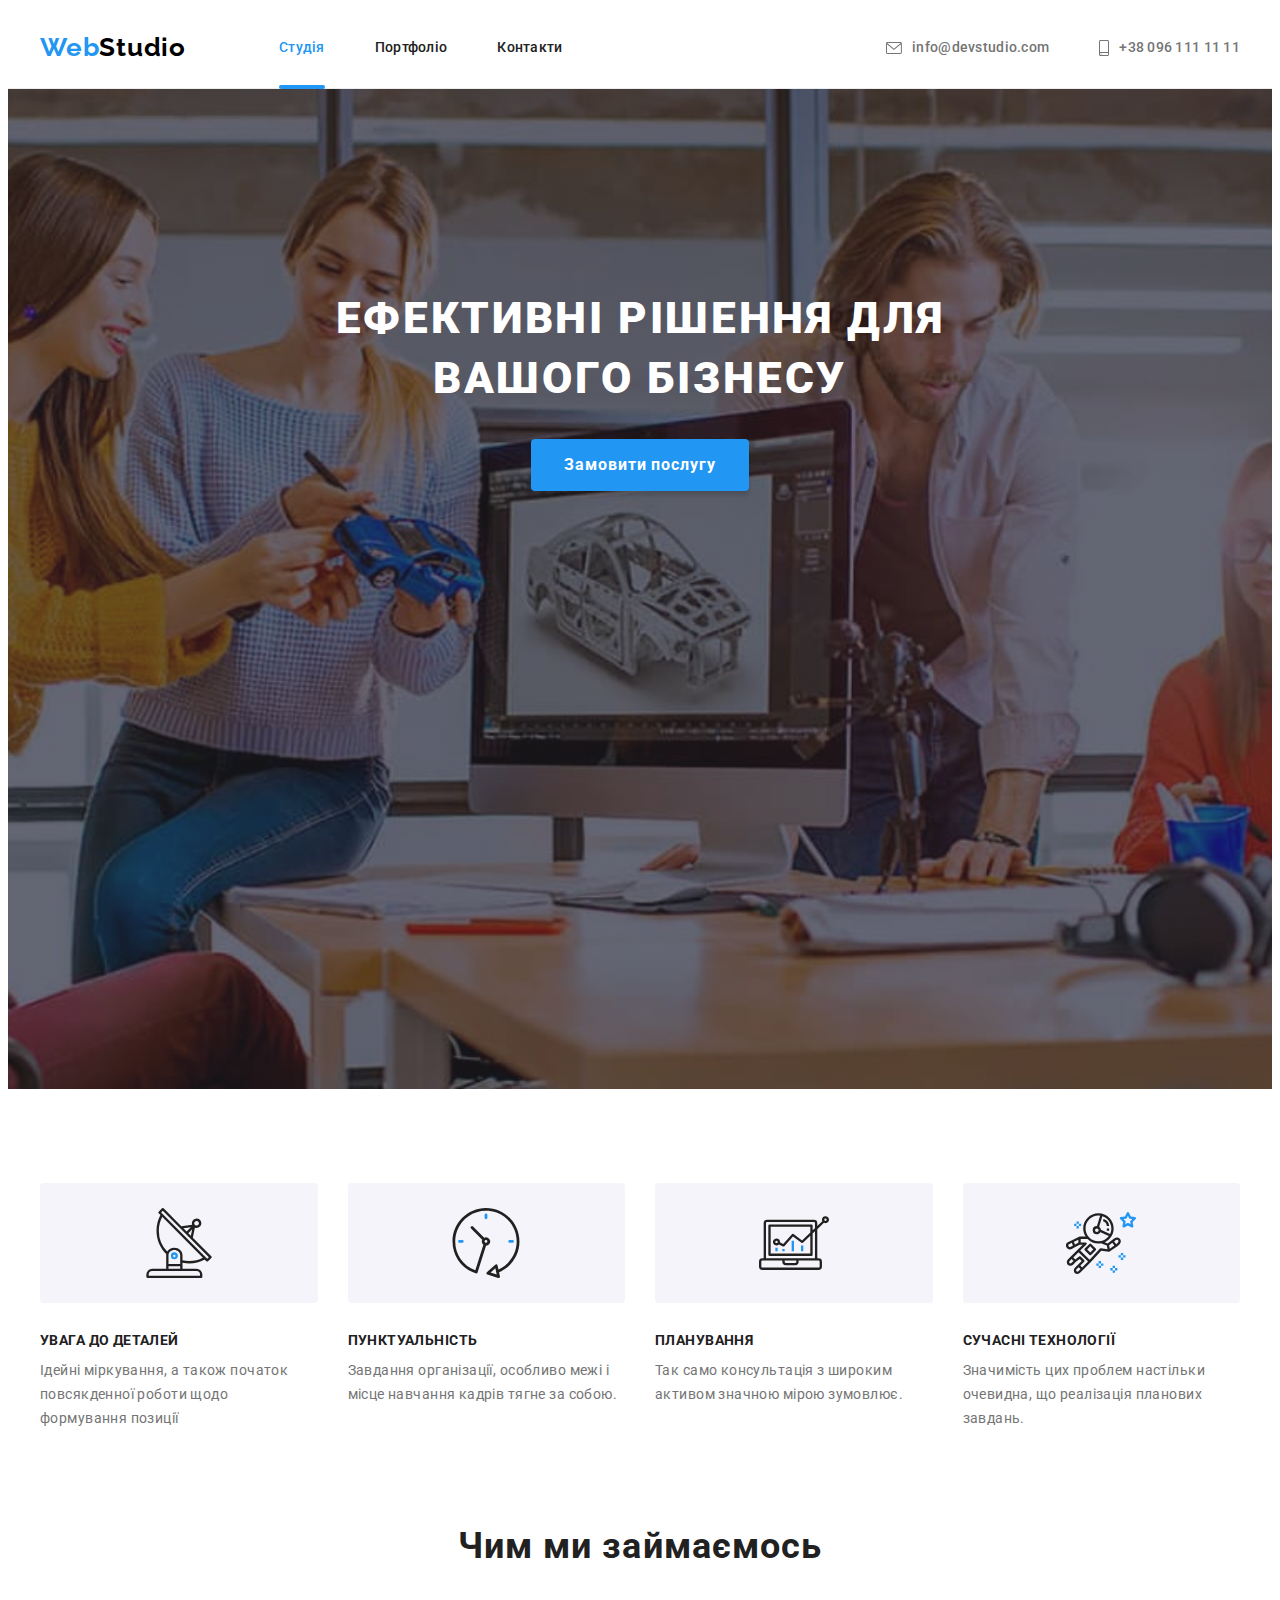
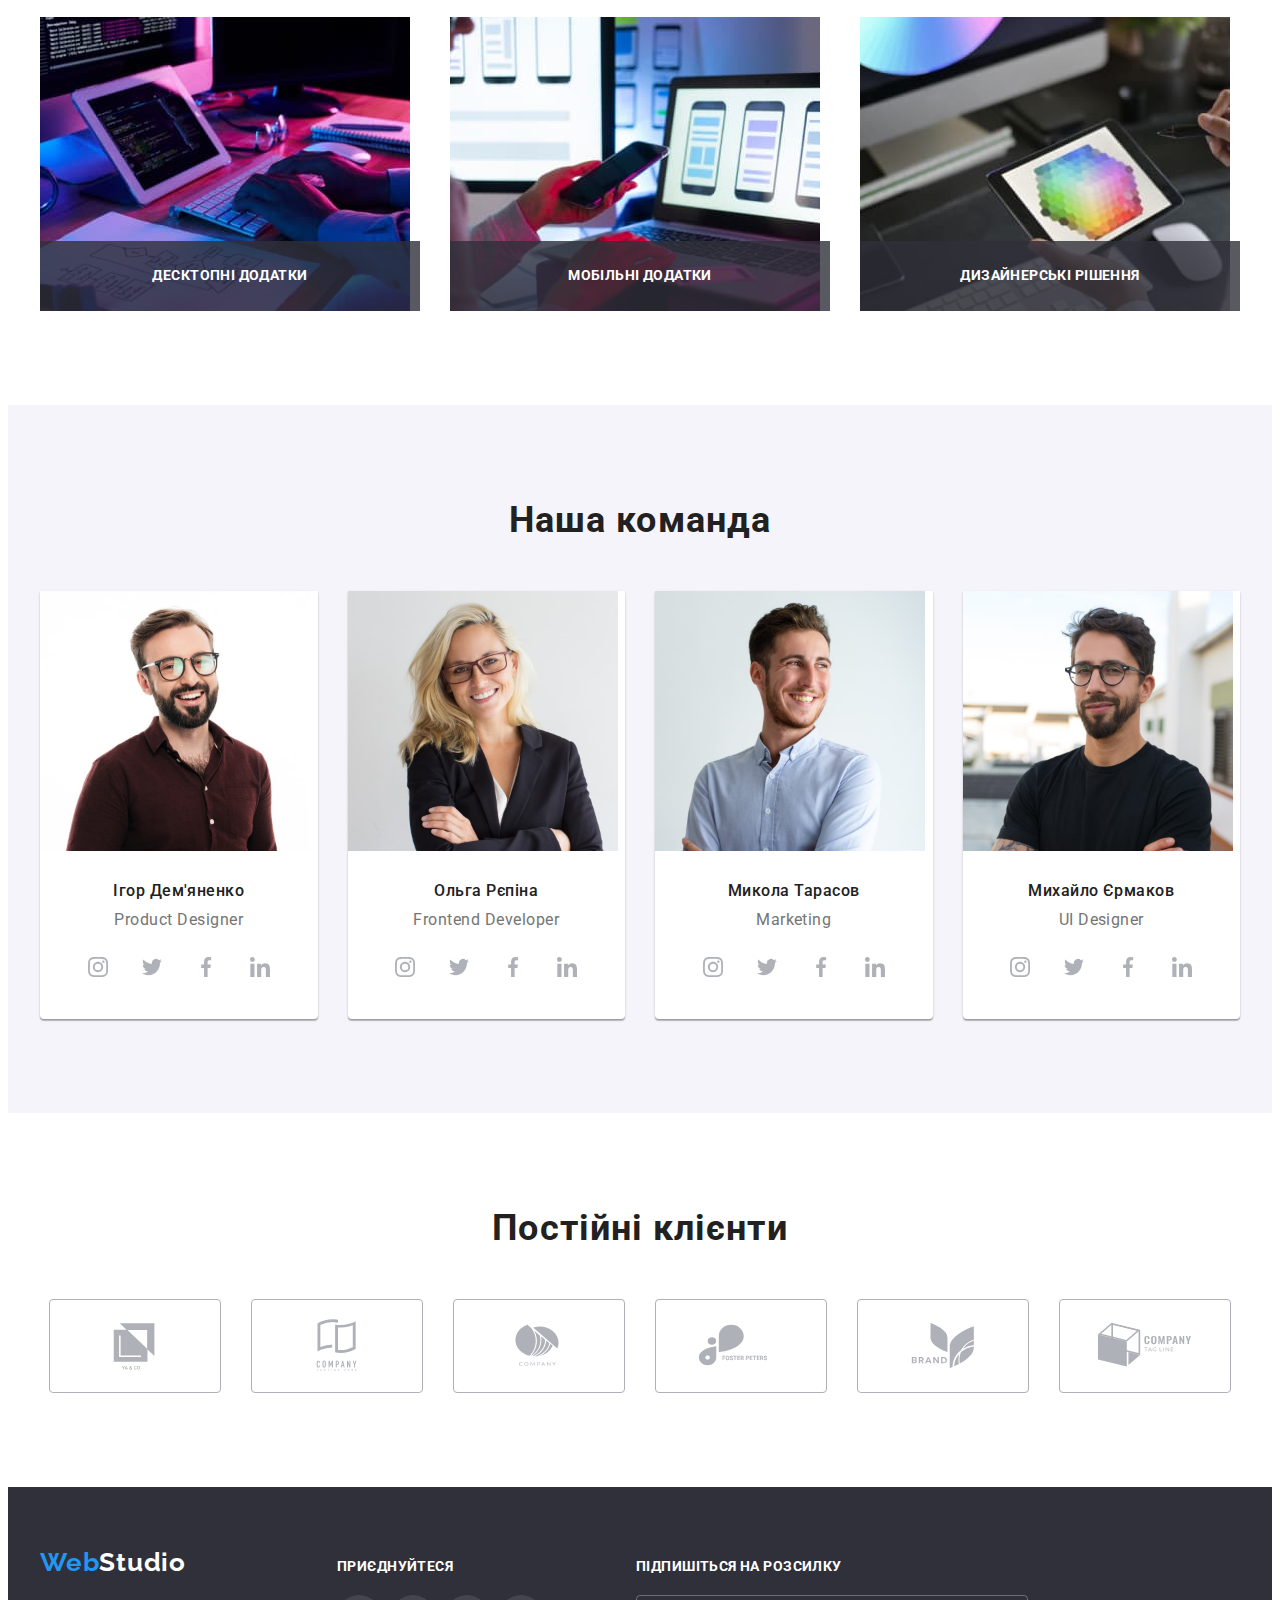
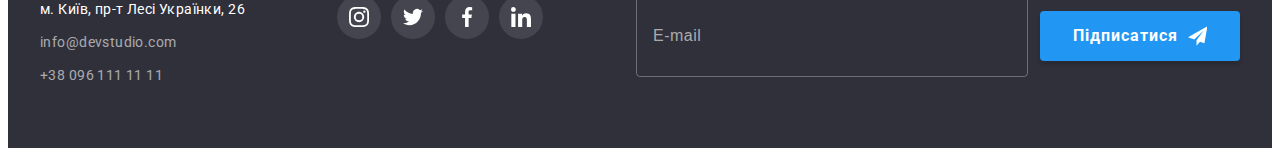
<file: index.html>
<!DOCTYPE html>
<html lang="en">
  <head>
    <meta charset="UTF-8" />
    <meta http-equiv="X-UA-Compatible" content="IE=edge" />
    <meta name="viewport" content="width=device-width, initial-scale=1.0" />
    <title>Document</title>
    <link rel="preconnect" href="https://fonts.googleapis.com" />
    <link rel="preconnect" href="https://fonts.gstatic.com" crossorigin />
    <link
      href="https://fonts.googleapis.com/css2?family=Raleway:wght@700&family=Roboto:wght@400;500;700;900&display=swap"
      rel="stylesheet"
    />
    <link
      rel="stylesheet"
      href="https://cdnjs.cloudflare.com/ajax/libs/modern-normalize/1.1.0/modern-normalize.min.css"
      integrity="sha512-wpPYUAdjBVSE4KJnH1VR1HeZfpl1ub8YT/NKx4PuQ5NmX2tKuGu6U/JRp5y+Y8XG2tV+wKQpNHVUX03MfMFn9Q=="
      crossorigin="anonymous"
      referrerpolicy="no-referrer"
    />
    <link rel="stylesheet" href="./css/main.min.css" />
  </head>
  <body>
    <header class="header">
      <div class="container header__container">
        <nav class="navigation">
          <a class="logo header__logo" href="./index.html" lang="en"
            ><span class="logo__decoration">Web</span>Studio</a
          >
          <ul class="site-nav list">
            <li class="site-nav__item">
              <a class="site-nav__link site-nav__link--current link" href="">Студія</a>
            </li>
            <li class="site-nav__item">
              <a class="site-nav__link link" href="./portfolio.html">Портфоліо</a>
            </li>
            <li class="site-nav__item"><a class="site-nav__link link" href="">Контакти</a></li>
          </ul>
        </nav>
        <ul class="contacts list">
          <li class="contacts__item">
            <a class="contacts__link link" href="mailto:info@devstudio.com"
              ><svg class="contacts__icon" width="16" height="12">
                <use href="./images/symbol-defs.svg#icon-envelope"></use>
              </svg>
              info@devstudio.com</a
            >
          </li>
          <li class="contacts__item">
            <a class="contacts__link link" href="tel:+380961111111"
              ><svg class="contacts__icon" width="10" height="16">
                <use href="./images/symbol-defs.svg#icon-smartphone"></use>
              </svg>
              +38 096 111 11 11</a
            >
          </li>
        </ul>
      </div>
    </header>
    <main>
      <section class="hero">
        <div class="container">
          <h1 class="hero__title">Ефективні рішення для вашого бізнесу</h1>
          <button class="button" type="button" data-modal-open>Замовити послугу</button>
        </div>
      </section>
      <section class="section">
        <div class="container">
          <h2 class="visually-hidden">Принципи роботи</h2>
          <ul class="card-list list">
            <li class="card-list__item">
              <div class="card-list__thumb">
                <svg class="card-list__icon" width="70" height="70">
                  <use href="./images/symbol-defs.svg#icon-antenna"></use>
                </svg>
              </div>
              <h3 class="card-list__title">Увага до деталей</h3>
              <p class="card-list__text">
                Ідейні міркування, а також початок повсякденної роботи щодо формування позиції
              </p>
            </li>
            <li class="card-list__item">
              <div class="card-list__thumb">
                <svg class="card-list__icon" width="70" height="70">
                  <use href="./images/symbol-defs.svg#icon-clock"></use>
                </svg>
              </div>
              <h3 class="card-list__title">Пунктуальність</h3>
              <p class="card-list__text">
                Завдання організації, особливо межі і місце навчання кадрів тягне за собою.
              </p>
            </li>
            <li class="card-list__item">
              <div class="card-list__thumb">
                <svg class="card-list__icon" width="70" height="70">
                  <use href="./images/symbol-defs.svg#icon-diagram"></use>
                </svg>
              </div>
              <h3 class="card-list__title">Планування</h3>
              <p class="card-list__text">
                Так само консультація з широким активом значною мірою зумовлює.
              </p>
            </li>
            <li class="card-list__item">
              <div class="card-list__thumb">
                <svg class="card-list__icon" width="70" height="70">
                  <use href="./images/symbol-defs.svg#icon-astronaut"></use>
                </svg>
              </div>
              <h3 class="card-list__title">Сучасні технології</h3>
              <p class="card-list__text">
                Значимість цих проблем настільки очевидна, що реалізація планових завдань.
              </p>
            </li>
          </ul>
        </div>
      </section>
      <section class="section section--no-padding-top">
        <div class="container">
          <h2 class="section__title">Чим ми займаємось</h2>
          <ul class="picture-list list">
            <li class="picture-list__item">
              <img src="./images/box1.jpg" alt="Десктопні додатки" width="370" />
              <div class="picture-list__thumb">
                <h3 class="picture-list__title">Десктопні додатки</h3>
              </div>
            </li>
            <li class="picture-list__item">
              <img src="./images/box2.jpg" alt="Мобільні додатки" width="370" />
              <div class="picture-list__thumb">
                <h3 class="picture-list__title">Мобільні додатки</h3>
              </div>
            </li>
            <li class="picture-list__item">
              <img src="./images/box3.jpg" alt="Дизайнерські рішення" width="370" />
              <div class="picture-list__thumb">
                <h3 class="picture-list__title">Дизайнерські рішення</h3>
              </div>
            </li>
          </ul>
        </div>
      </section>
      <section class="section section--other-background">
        <div class="container">
          <h2 class="section__title">Наша команда</h2>
          <ul class="gallery-list list">
            <li class="gallery-list__item">
              <img src="./images/team1.jpg" alt="Product Designer" width="270" />
              <div class="gallery-list__card">
                <h3 class="gallery-list__title">Ігор Дем'яненко</h3>
                <p class="gallery-list__text">Product Designer</p>

                <ul class="socials list">
                  <li class="socials__item">
                    <a
                      class="socials__link link"
                      href="https://www.instagram.com/"
                      target="_blank"
                      rel="noreferrer noopener"
                    >
                      <svg class="socials__icon" width="20" height="20">
                        <use href="./images/symbol-defs.svg#icon-instagram"></use>
                      </svg>
                    </a>
                  </li>
                  <li class="socials__item">
                    <a
                      class="socials__link link"
                      href="https://twitter.com/"
                      target="_blank"
                      rel="noreferrer noopener"
                    >
                      <svg class="socials__icon" width="20" height="20">
                        <use href="./images/symbol-defs.svg#icon-twitter"></use>
                      </svg>
                    </a>
                  </li>
                  <li class="socials__item">
                    <a
                      class="socials__link link"
                      href="https://www.facebook.com/"
                      target="_blank"
                      rel="noreferrer noopener"
                    >
                      <svg class="socials__icon" width="20" height="20">
                        <use href="./images/symbol-defs.svg#icon-facebook"></use>
                      </svg>
                    </a>
                  </li>
                  <li class="socials__item">
                    <a
                      class="socials__link link"
                      href="https://www.linkedin.com/"
                      target="_blank"
                      rel="noreferrer noopener"
                    >
                      <svg class="socials__icon" width="20" height="20">
                        <use href="./images/symbol-defs.svg#icon-linkedin"></use>
                      </svg>
                    </a>
                  </li>
                </ul>
              </div>
            </li>
            <li class="gallery-list__item">
              <img src="./images/team2.jpg" alt="Frontend Developer" width="270" />
              <div class="gallery-list__card">
                <h3 class="gallery-list__title">Ольга Рєпіна</h3>
                <p class="gallery-list__text">Frontend Developer</p>

                <ul class="socials list">
                  <li class="socials__item">
                    <a
                      class="socials__link link"
                      href="https://www.instagram.com/"
                      target="_blank"
                      rel="noreferrer noopener"
                    >
                      <svg class="socials__icon" width="20" height="20">
                        <use href="./images/symbol-defs.svg#icon-instagram"></use>
                      </svg>
                    </a>
                  </li>
                  <li class="socials__item">
                    <a
                      class="socials__link link"
                      href="https://twitter.com/"
                      target="_blank"
                      rel="noreferrer noopener"
                    >
                      <svg class="socials__icon" width="20" height="20">
                        <use href="./images/symbol-defs.svg#icon-twitter"></use>
                      </svg>
                    </a>
                  </li>
                  <li class="socials__item">
                    <a
                      class="socials__link link"
                      href="https://www.facebook.com/"
                      target="_blank"
                      rel="noreferrer noopener"
                    >
                      <svg class="socials__icon" width="20" height="20">
                        <use href="./images/symbol-defs.svg#icon-facebook"></use>
                      </svg>
                    </a>
                  </li>
                  <li class="socials__item">
                    <a
                      class="socials__link link"
                      href="https://www.linkedin.com/"
                      target="_blank"
                      rel="noreferrer noopener"
                    >
                      <svg class="socials__icon" width="20" height="20">
                        <use href="./images/symbol-defs.svg#icon-linkedin"></use>
                      </svg>
                    </a>
                  </li>
                </ul>
              </div>
            </li>
            <li class="gallery-list__item">
              <img src="./images/team3.jpg" alt="Marketing" width="270" />
              <div class="gallery-list__card">
                <h3 class="gallery-list__title">Микола Тарасов</h3>
                <p class="gallery-list__text">Marketing</p>

                <ul class="socials list">
                  <li class="socials__item">
                    <a
                      class="socials__link link"
                      href="https://www.instagram.com/"
                      target="_blank"
                      rel="noreferrer noopener"
                    >
                      <svg class="socials__icon" width="20" height="20">
                        <use href="./images/symbol-defs.svg#icon-instagram"></use>
                      </svg>
                    </a>
                  </li>
                  <li class="socials__item">
                    <a
                      class="socials__link link"
                      href="https://twitter.com/"
                      target="_blank"
                      rel="noreferrer noopener"
                    >
                      <svg class="socials__icon" width="20" height="20">
                        <use href="./images/symbol-defs.svg#icon-twitter"></use>
                      </svg>
                    </a>
                  </li>
                  <li class="socials__item">
                    <a
                      class="socials__link link"
                      href="https://www.facebook.com/"
                      target="_blank"
                      rel="noreferrer noopener"
                    >
                      <svg class="socials__icon" width="20" height="20">
                        <use href="./images/symbol-defs.svg#icon-facebook"></use>
                      </svg>
                    </a>
                  </li>
                  <li class="socials__item">
                    <a
                      class="socials__link link"
                      href="https://www.linkedin.com/"
                      target="_blank"
                      rel="noreferrer noopener"
                    >
                      <svg class="socials__icon" width="20" height="20">
                        <use href="./images/symbol-defs.svg#icon-linkedin"></use>
                      </svg>
                    </a>
                  </li>
                </ul>
              </div>
            </li>
            <li class="gallery-list__item">
              <img src="./images/team4.jpg" alt="UI Designer" width="270" />
              <div class="gallery-list__card">
                <h3 class="gallery-list__title">Михайло Єрмаков</h3>
                <p class="gallery-list__text">UI Designer</p>

                <ul class="socials list">
                  <li class="socials__item">
                    <a
                      class="socials__link link"
                      href="https://www.instagram.com/"
                      target="_blank"
                      rel="noreferrer noopener"
                    >
                      <svg class="socials__icon" width="20" height="20">
                        <use href="./images/symbol-defs.svg#icon-instagram"></use>
                      </svg>
                    </a>
                  </li>
                  <li class="socials__item">
                    <a
                      class="socials__link link"
                      href="https://twitter.com/"
                      target="_blank"
                      rel="noreferrer noopener"
                    >
                      <svg class="socials__icon" width="20" height="20">
                        <use href="./images/symbol-defs.svg#icon-twitter"></use>
                      </svg>
                    </a>
                  </li>
                  <li class="socials__item">
                    <a
                      class="socials__link link"
                      href="https://www.facebook.com/"
                      target="_blank"
                      rel="noreferrer noopener"
                    >
                      <svg class="socials__icon" width="20" height="20">
                        <use href="./images/symbol-defs.svg#icon-facebook"></use>
                      </svg>
                    </a>
                  </li>
                  <li class="socials__item">
                    <a
                      class="socials__link link"
                      href="https://www.linkedin.com/"
                      target="_blank"
                      rel="noreferrer noopener"
                    >
                      <svg class="socials__icon" width="20" height="20">
                        <use href="./images/symbol-defs.svg#icon-linkedin"></use>
                      </svg>
                    </a>
                  </li>
                </ul>
              </div>
            </li>
          </ul>
        </div>
      </section>
      <section class="section">
        <div class="container">
          <h2 class="section__title">Постійні клієнти</h2>
          <ul class="clients list">
            <li class="clients__item">
              <a class="clients__link link" href="">
                <svg class="clients__icon" width="106" height="60">
                  <use href="./images/symbol-defs.svg#icon-Logo-client"></use>
                </svg>
              </a>
            </li>
            <li class="clients__item">
              <a class="clients__link link" href="">
                <svg class="clients__icon" width="106" height="60">
                  <use href="./images/symbol-defs.svg#icon-Logo-client2"></use>
                </svg>
              </a>
            </li>
            <li class="clients__item">
              <a class="clients__link link" href="">
                <svg class="clients__icon" width="106" height="60">
                  <use href="./images/symbol-defs.svg#icon-Logo-client3"></use>
                </svg>
              </a>
            </li>
            <li class="clients__item">
              <a class="clients__link link" href="">
                <svg class="clients__icon" width="106" height="60">
                  <use href="./images/symbol-defs.svg#icon-Logo-client4"></use>
                </svg>
              </a>
            </li>
            <li class="clients__item">
              <a class="clients__link link" href="">
                <svg class="clients__icon" width="106" height="60">
                  <use href="./images/symbol-defs.svg#icon-Logo-client5"></use>
                </svg>
              </a>
            </li>
            <li class="clients__item">
              <a class="clients__link link" href="">
                <svg class="clients__icon" width="106" height="60">
                  <use href="./images/symbol-defs.svg#icon-Logo-client6"></use>
                </svg>
              </a>
            </li>
          </ul>
        </div>
      </section>
    </main>
    <footer class="footer">
      <div class="container footer__wrapper">
        <div class="footer__contacts">
          <a class="logo logo--light footer__logo" href="./index.html" lang="en"
            ><span class="logo__decoration">Web</span>Studio</a
          >
          <address class="address">
            <ul class="address__list list">
              <li class="address__item">
                <a
                  class="address__link address__link--white link"
                  href="https://goo.gl/maps/7Pf2VMsAinbCuJgP8"
                  target="_blank"
                  rel="noreferrer noopener"
                  >м. Київ, пр-т Лесі Українки, 26</a
                >
              </li>
              <li class="address__item">
                <a class="address__link link" href="mailto:info@devstudio.com"
                  >info@devstudio.com</a
                >
              </li>
              <li class="address__item">
                <a class="address__link link" href="tel:+380961111111">+38 096 111 11 11</a>
              </li>
            </ul>
          </address>
        </div>
        <div class="footer__social">
          <p class="footer__text">Приєднуйтеся</p>
          <ul class="socials list">
            <li class="socials__item">
              <a
                class="socials__link socials__link--light link"
                href="https://www.instagram.com/"
                target="_blank"
                rel="noreferrer noopener"
              >
                <svg class="socials__icon" width="20" height="20">
                  <use href="./images/symbol-defs.svg#icon-instagram"></use>
                </svg>
              </a>
            </li>
            <li class="socials__item">
              <a
                class="socials__link socials__link--light link"
                href="https://twitter.com/"
                target="_blank"
                rel="noreferrer noopener"
              >
                <svg class="socials__icon" width="20" height="20">
                  <use href="./images/symbol-defs.svg#icon-twitter"></use>
                </svg>
              </a>
            </li>
            <li class="socials__item">
              <a
                class="socials__link socials__link--light link"
                href="https://www.facebook.com/"
                target="_blank"
                rel="noreferrer noopener"
              >
                <svg class="socials__icon" width="20" height="20">
                  <use href="./images/symbol-defs.svg#icon-facebook"></use>
                </svg>
              </a>
            </li>
            <li class="socials__item">
              <a
                class="socials__link socials__link--light link"
                href="https://www.linkedin.com/"
                target="_blank"
                rel="noreferrer noopener"
              >
                <svg class="socials__icon" width="20" height="20">
                  <use href="./images/symbol-defs.svg#icon-linkedin"></use>
                </svg>
              </a>
            </li>
          </ul>
        </div>
        <div>
          <p class="footer__text">Підпишіться на розсилку</p>
          <form class="form-sign">
            <input class="form-sign__input" type="text" name="sign-up" placeholder="E-mail" />
            <button class="button form-sign__btn" type="submit">
              <span>Підписатися</span
              ><svg class="form-sign__icon" width="24" height="24">
                <use href="./images/symbol-defs.svg#icon-icon-send"></use>
              </svg>
            </button>
          </form>
        </div>
      </div>
    </footer>
    <div class="backdrop is-hidden" data-modal>
      <div class="modal">
        <button class="modal-close" type="button" data-modal-close>
          <svg class="modal-close-button" width="11" height="11">
            <use href="./images/symbol-defs.svg#icon-x"></use>
          </svg>
        </button>
        <p class="modal-title">Залиште свої дані, ми вам передзвонимо</p>
        <form class="modal-form">
          <label class="form-field">
            <span class="form-field-title">Ім'я</span>
            <span class="form-thumb">
              <input type="text" class="form-input" name="name" />
              <svg class="form-icon" width="18px" height="18px">
                <use href="./images/symbol-defs.svg#icon-person-black"></use>
              </svg>
            </span>
          </label>
          <label class="form-field">
            <span class="form-field-title">Телефон</span>
            <span class="form-thumb">
              <input type="text" class="form-input" name="tel" />
              <svg class="form-icon" width="18px" height="18px">
                <use href="./images/symbol-defs.svg#icon-phone-black"></use>
              </svg>
            </span>
          </label>
          <label class="form-field">
            <span class="form-field-title">Пошта</span>
            <span class="form-thumb">
              <input type="email" class="form-input" name="email" />
              <svg class="form-icon" width="18px" height="18px">
                <use href="./images/symbol-defs.svg#icon-email-black"></use>
              </svg>
            </span>
          </label>
          <label class="form-field-textarea">
            <span class="form-field-title">Коментар</span>
            <textarea class="form-textarea" name="comment" placeholder="Введіть текст"></textarea>
          </label>
          <label class="form-field-checkbox">
            <input class="form-checkbox" type="checkbox" name="agreement" value="true" />
            <span class="form-check">
              <svg class="form-check-icon" width="16" height="15">
                <use href="./images/symbol-defs.svg#icon-icon-check"></use>
              </svg>
            </span>
            Погоджуюся з розсилкою та приймаю
            <a class="link-checkbox" href="">Умови договору</a>
          </label>
          <button class="button form-submit" type="submit">Відправити</button>
        </form>
      </div>
    </div>
    <script src="./js/modal.js"></script>
  </body>
</html>
</file>
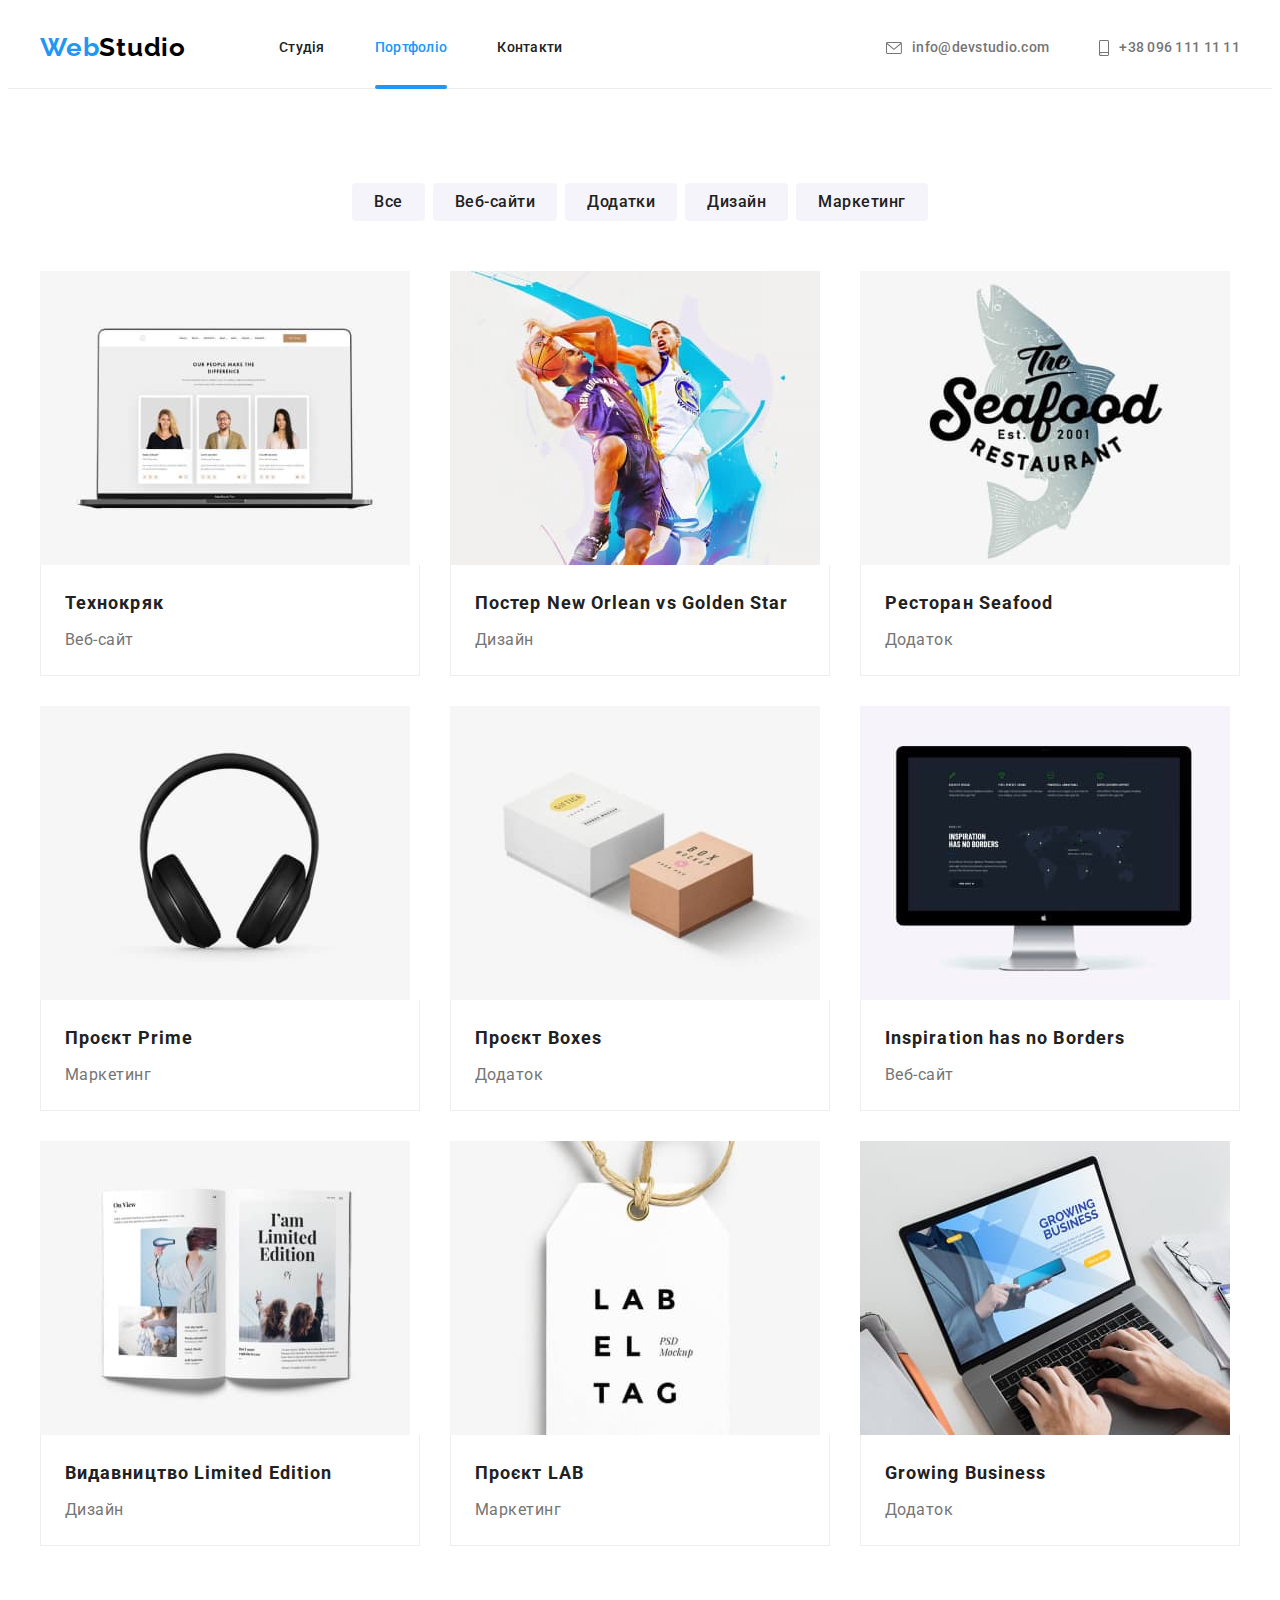
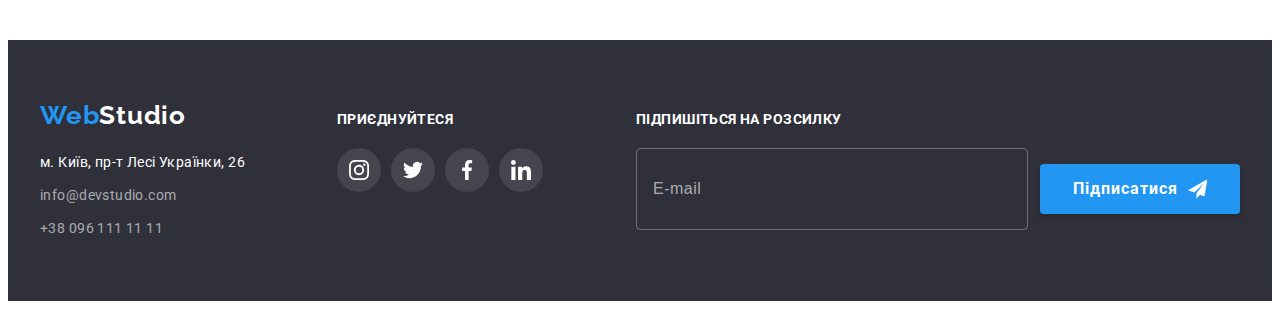
<file: portfolio.html>
<!DOCTYPE html>
<html lang="en">
  <head>
    <meta charset="UTF-8" />
    <meta http-equiv="X-UA-Compatible" content="IE=edge" />
    <meta name="viewport" content="width=device-width, initial-scale=1.0" />
    <title>Document</title>
    <link rel="preconnect" href="https://fonts.googleapis.com" />
    <link rel="preconnect" href="https://fonts.gstatic.com" crossorigin />
    <link
      href="https://fonts.googleapis.com/css2?family=Raleway:wght@700&family=Roboto:wght@400;500;700;900&display=swap"
      rel="stylesheet"
    />
    <link
      rel="stylesheet"
      href="https://cdnjs.cloudflare.com/ajax/libs/modern-normalize/1.1.0/modern-normalize.min.css"
      integrity="sha512-wpPYUAdjBVSE4KJnH1VR1HeZfpl1ub8YT/NKx4PuQ5NmX2tKuGu6U/JRp5y+Y8XG2tV+wKQpNHVUX03MfMFn9Q=="
      crossorigin="anonymous"
      referrerpolicy="no-referrer"
    />
    <link rel="stylesheet" href="./css/main.min.css" />
  </head>
  <body>
    <header class="header">
      <div class="container header__container">
        <nav class="navigation">
          <a class="logo header__logo" href="./index.html" lang="en"
            ><span class="logo__decoration">Web</span>Studio</a
          >
          <ul class="site-nav list">
            <li class="site-nav__item">
              <a class="site-nav__link link" href="./index.html">Студія</a>
            </li>
            <li class="site-nav__item">
              <a class="site-nav__link site-nav__link--current link" href="">Портфоліо</a>
            </li>
            <li class="site-nav__item"><a class="site-nav__link link" href="">Контакти</a></li>
          </ul>
        </nav>
        <ul class="contacts list">
          <li class="contacts__item">
            <a class="contacts__link link" href="mailto:info@devstudio.com"
              ><svg class="contacts__icon" width="16" height="12">
                <use href="./images/symbol-defs.svg#icon-envelope"></use>
              </svg>
              info@devstudio.com</a
            >
          </li>
          <li class="contacts__item">
            <a class="contacts__link link" href="tel:+380961111111"
              ><svg class="contacts__icon" width="10" height="16">
                <use href="./images/symbol-defs.svg#icon-smartphone"></use>
              </svg>
              +38 096 111 11 11</a
            >
          </li>
        </ul>
      </div>
    </header>
    <main>
      <section class="projects section">
        <div class="container">
          <h1 class="visually-hidden">Портфоліо</h1>
          <ul class="menu-list list">
            <li class="item"><button class="menu-list-item" type="button">Все</button></li>
            <li class="item"><button class="menu-list-item" type="button">Веб-сайти</button></li>
            <li class="item"><button class="menu-list-item" type="button">Додатки</button></li>
            <li class="item"><button class="menu-list-item" type="button">Дизайн</button></li>
            <li class="item"><button class="menu-list-item" type="button">Маркетинг</button></li>
          </ul>
          <ul class="projects-list list">
            <li class="projects-list-item">
              <a class="projects-link link" href="">
                <div class="project-card-thumb">
                  <img src="./images/portfolio1.jpg" alt="Технокряк" width="370" />

                  <p class="project-description">
                    Ресурс пропонує комплексні пропозиції з різним рівнем функціоналу та сервісів.
                    Все це дозволить відвідувачу отримати вичерпні відомості про компанію чи
                    приватну особу.
                  </p>
                </div>
                <div class="project-card">
                  <h2 class="projects-title">Технокряк</h2>
                  <p class="projects-text">Веб-сайт</p>
                </div>
              </a>
            </li>
            <li class="projects-list-item">
              <a class="projects-link link" href="">
                <div class="project-card-thumb">
                  <img src="./images/portfolio2.jpg" alt="New Orlean vs Golden Star" width="370" />

                  <p class="project-description">
                    Ресурс пропонує комплексні пропозиції з різним рівнем функціоналу та сервісів.
                    Все це дозволить відвідувачу отримати вичерпні відомості про компанію чи
                    приватну особу.
                  </p>
                </div>
                <div class="project-card">
                  <h2 class="projects-title">Постер New Orlean vs Golden Star</h2>
                  <p class="projects-text">Дизайн</p>
                </div>
              </a>
            </li>
            <li class="projects-list-item">
              <a class="projects-link link" href="">
                <div class="project-card-thumb">
                  <img src="./images/portfolio3.jpg" alt="Seafood" width="370" />

                  <p class="project-description">
                    Ресурс пропонує комплексні пропозиції з різним рівнем функціоналу та сервісів.
                    Все це дозволить відвідувачу отримати вичерпні відомості про компанію чи
                    приватну особу.
                  </p>
                </div>
                <div class="project-card">
                  <h2 class="projects-title">Ресторан Seafood</h2>
                  <p class="projects-text">Додаток</p>
                </div>
              </a>
            </li>
            <li class="projects-list-item">
              <a class="projects-link link" href="">
                <div class="project-card-thumb">
                  <img src="./images/portfolio4.jpg" alt="Prime" width="370" />

                  <p class="project-description">
                    Ресурс пропонує комплексні пропозиції з різним рівнем функціоналу та сервісів.
                    Все це дозволить відвідувачу отримати вичерпні відомості про компанію чи
                    приватну особу.
                  </p>
                </div>
                <div class="project-card">
                  <h2 class="projects-title">Проєкт Prime</h2>
                  <p class="projects-text">Маркетинг</p>
                </div>
              </a>
            </li>
            <li class="projects-list-item">
              <a class="projects-link link" href="">
                <div class="project-card-thumb">
                  <img src="./images/portfolio5.jpg" alt="Boxes" width="370" />

                  <p class="project-description">
                    Ресурс пропонує комплексні пропозиції з різним рівнем функціоналу та сервісів.
                    Все це дозволить відвідувачу отримати вичерпні відомості про компанію чи
                    приватну особу.
                  </p>
                </div>
                <div class="project-card">
                  <h2 class="projects-title">Проєкт Boxes</h2>
                  <p class="projects-text">Додаток</p>
                </div>
              </a>
            </li>
            <li class="projects-list-item">
              <a class="projects-link link" href="">
                <div class="project-card-thumb">
                  <img src="./images/portfolio6.jpg" alt="Inspiration has no Borders" width="370" />

                  <p class="project-description">
                    Ресурс пропонує комплексні пропозиції з різним рівнем функціоналу та сервісів.
                    Все це дозволить відвідувачу отримати вичерпні відомості про компанію чи
                    приватну особу.
                  </p>
                </div>
                <div class="project-card">
                  <h2 class="projects-title">Inspiration has no Borders</h2>
                  <p class="projects-text">Веб-сайт</p>
                </div>
              </a>
            </li>
            <li class="projects-list-item">
              <a class="projects-link link" href="">
                <div class="project-card-thumb">
                  <img src="./images/portfolio7.jpg" alt="Limited Edition" width="370" />

                  <p class="project-description">
                    Ресурс пропонує комплексні пропозиції з різним рівнем функціоналу та сервісів.
                    Все це дозволить відвідувачу отримати вичерпні відомості про компанію чи
                    приватну особу.
                  </p>
                </div>
                <div class="project-card">
                  <h2 class="projects-title">Видавництво Limited Edition</h2>
                  <p class="projects-text">Дизайн</p>
                </div>
              </a>
            </li>
            <li class="projects-list-item">
              <a class="projects-link link" href="">
                <div class="project-card-thumb">
                  <img src="./images/portfolio8.jpg" alt="LAB" width="370" />

                  <p class="project-description">
                    Ресурс пропонує комплексні пропозиції з різним рівнем функціоналу та сервісів.
                    Все це дозволить відвідувачу отримати вичерпні відомості про компанію чи
                    приватну особу.
                  </p>
                </div>
                <div class="project-card">
                  <h2 class="projects-title">Проєкт LAB</h2>
                  <p class="projects-text">Маркетинг</p>
                </div>
              </a>
            </li>
            <li class="projects-list-item">
              <a class="projects-link link" href="">
                <div class="project-card-thumb">
                  <img src="./images/portfolio9.jpg" alt="Growing Business" width="370" />

                  <p class="project-description">
                    Ресурс пропонує комплексні пропозиції з різним рівнем функціоналу та сервісів.
                    Все це дозволить відвідувачу отримати вичерпні відомості про компанію чи
                    приватну особу.
                  </p>
                </div>
                <div class="project-card">
                  <h2 class="projects-title">Growing Business</h2>
                  <p class="projects-text">Додаток</p>
                </div>
              </a>
            </li>
          </ul>
        </div>
      </section>
    </main>
    <footer class="footer">
      <div class="container footer__wrapper">
        <div class="footer__contacts">
          <a class="logo logo--light footer__logo" href="./index.html" lang="en"
            ><span class="logo__decoration">Web</span>Studio</a
          >
          <address class="address">
            <ul class="address__list list">
              <li class="address__item">
                <a
                  class="address__link address__link--white link"
                  href="https://goo.gl/maps/7Pf2VMsAinbCuJgP8"
                  target="_blank"
                  rel="noreferrer noopener"
                  >м. Київ, пр-т Лесі Українки, 26</a
                >
              </li>
              <li class="address__item">
                <a class="address__link link" href="mailto:info@devstudio.com"
                  >info@devstudio.com</a
                >
              </li>
              <li class="address__item">
                <a class="address__link link" href="tel:+380961111111">+38 096 111 11 11</a>
              </li>
            </ul>
          </address>
        </div>
        <div class="footer__social">
          <p class="footer__text">Приєднуйтеся</p>
          <ul class="socials list">
            <li class="socials__item">
              <a
                class="socials__link socials__link--light link"
                href="https://www.instagram.com/"
                target="_blank"
                rel="noreferrer noopener"
              >
                <svg class="socials__icon" width="20" height="20">
                  <use href="./images/symbol-defs.svg#icon-instagram"></use>
                </svg>
              </a>
            </li>
            <li class="socials__item">
              <a
                class="socials__link socials__link--light link"
                href="https://twitter.com/"
                target="_blank"
                rel="noreferrer noopener"
              >
                <svg class="socials__icon" width="20" height="20">
                  <use href="./images/symbol-defs.svg#icon-twitter"></use>
                </svg>
              </a>
            </li>
            <li class="socials__item">
              <a
                class="socials__link socials__link--light link"
                href="https://www.facebook.com/"
                target="_blank"
                rel="noreferrer noopener"
              >
                <svg class="socials__icon" width="20" height="20">
                  <use href="./images/symbol-defs.svg#icon-facebook"></use>
                </svg>
              </a>
            </li>
            <li class="socials__item">
              <a
                class="socials__link socials__link--light link"
                href="https://www.linkedin.com/"
                target="_blank"
                rel="noreferrer noopener"
              >
                <svg class="socials__icon" width="20" height="20">
                  <use href="./images/symbol-defs.svg#icon-linkedin"></use>
                </svg>
              </a>
            </li>
          </ul>
        </div>
        <div>
          <p class="footer__text">Підпишіться на розсилку</p>
          <form class="form-sign">
            <input class="form-sign__input" type="text" name="sign-up" placeholder="E-mail" />
            <button class="button form-sign__btn" type="submit">
              <span>Підписатися</span
              ><svg class="form-sign__icon" width="24" height="24">
                <use href="./images/symbol-defs.svg#icon-icon-send"></use>
              </svg>
            </button>
          </form>
        </div>
      </div>
    </footer>
  </body>
</html>
</file>
<file: css/main.min.css>
:root{--primary-font-family: "Roboto", sans-serif;--logo-font-family: "Raleway", sans-serif;--primary-text-color: #757575;--title-text-color: #212121;--accent-color: #2196f3;--primary-bg-color: #ffffff;--logo-color: #000000;--hero-bg-color: #2f303a;--button-bg-color: #2196f3;--button-color: #ffffff;--button-bg-accent-color: #188ce8;--team-bg-color: #f5f4fa;--footer-bg-color: #2f303a;--address-link-color: rgba(255, 255, 255, 0.6);--transition-duration: 250ms;--transition-timing-function: cubic-bezier(0.4, 0, 0.2, 1)}.visually-hidden{position:absolute;width:1px;height:1px;margin:-1px;border:0;padding:0;white-space:nowrap;-webkit-clip-path:inset(100%);clip-path:inset(100%);clip:rect(0 0 0 0);overflow:hidden}h1,h2,h3,h4,h5,h6,p{margin-top:0;margin-bottom:0}ul{margin:0;padding:0}body{font-family:var(--primary-font-family);font-size:14px;background-color:var(--primary-bg-color);color:var(--primary-text-color)}img{display:block;max-width:100%;height:auto}.list{list-style:none}.container{width:1200px;padding-left:15px;padding-right:15px;margin-left:auto;margin-right:auto}.link{font-weight:500;line-height:1.14;letter-spacing:.02em;color:var(--title-text-color);text-decoration:none}.link:hover,.link:focus{color:var(--accent-color)}.logo{font-family:var(--logo-font-family);font-weight:700;font-size:26px;line-height:1.19;letter-spacing:.03em;text-decoration:none;display:block;color:var(--logo-color)}.logo__decoration{color:var(--accent-color)}.logo--light{color:#fff}.section{padding-top:94px;padding-bottom:94px}.section--no-padding-top{padding-top:0}.section--other-background{background-color:var(--team-bg-color)}.section__title{font-weight:700;font-size:36px;line-height:1.17;letter-spacing:.03em;text-align:center;margin-bottom:50px;color:var(--title-text-color)}.button{font-weight:700;font-size:16px;line-height:1.88;letter-spacing:.06em;font-family:inherit;display:inline-block;-webkit-box-align:center;-ms-flex-align:center;align-items:center;cursor:pointer;min-width:200px;border:1px solid rgba(0,0,0,0);padding:10px 32px;-webkit-box-shadow:0px 4px 4px rgba(0,0,0,.15);box-shadow:0px 4px 4px rgba(0,0,0,.15);border-radius:4px;background-color:var(--button-bg-color);color:var(--button-color);-webkit-transition:background-color var(--transition-duration) var(--transition-timing-function);transition:background-color var(--transition-duration) var(--transition-timing-function)}.button:hover,.button:focus{background-color:var(--button-bg-accent-color)}.backdrop{position:fixed;top:0;left:0;width:100%;height:100%;background-color:rgba(0,0,0,.2);-webkit-transition:opacity var(--transition-duration) var(--transition-timing-function),visibility var(--transition-duration) var(--transition-timing-function);transition:opacity var(--transition-duration) var(--transition-timing-function),visibility var(--transition-duration) var(--transition-timing-function)}.is-hidden{opacity:0;pointer-events:none;visibility:hidden}.modal{position:absolute;top:50%;left:50%;-webkit-transform:translate(-50%, -50%) scale(1);transform:translate(-50%, -50%) scale(1);-webkit-transition:-webkit-transform var(--transition-duration) var(--transition-timing-function);transition:-webkit-transform var(--transition-duration) var(--transition-timing-function);transition:transform var(--transition-duration) var(--transition-timing-function);transition:transform var(--transition-duration) var(--transition-timing-function), -webkit-transform var(--transition-duration) var(--transition-timing-function);width:528px;min-height:581px;padding:40px;-webkit-box-shadow:0px 1px 3px rgba(0,0,0,.12),0px 1px 1px rgba(0,0,0,.14),0px 2px 1px rgba(0,0,0,.2);box-shadow:0px 1px 3px rgba(0,0,0,.12),0px 1px 1px rgba(0,0,0,.14),0px 2px 1px rgba(0,0,0,.2);border-radius:4px;background-color:var(--primary-bg-color)}.backdrop.is-hidden .modal{-webkit-transform:translate(-50%, -50%) scale(0);transform:translate(-50%, -50%) scale(0)}.modal-close{position:absolute;top:8px;right:8px;display:-webkit-box;display:-ms-flexbox;display:flex;-webkit-box-align:center;-ms-flex-align:center;align-items:center;-webkit-box-pack:center;-ms-flex-pack:center;justify-content:center;width:30px;height:30px;border:1px solid rgba(0,0,0,.1);border-radius:50%;cursor:pointer;-webkit-transition:color var(--transition-duration) var(--transition-timing-function);transition:color var(--transition-duration) var(--transition-timing-function);background-color:var(--primary-bg-color);color:#000}.modal-close:hover,.modal-close:focus{color:var(--accent-color)}.modal-close-button{fill:currentColor}.modal-title{font-weight:700;font-size:20px;line-height:1.15;letter-spacing:.03em;text-align:center;margin-bottom:12px;color:var(--title-text-color)}.form-field{display:block;margin-bottom:10px}.form-thumb{position:relative}.form-input{width:100%;height:40px;margin:0;padding-left:42px;outline:rgba(0,0,0,0);border:1px solid rgba(33,33,33,.2);border-radius:4px;-webkit-transition:border-color var(--transition-duration) var(--transition-timing-function);transition:border-color var(--transition-duration) var(--transition-timing-function)}.form-input:focus{border-color:var(--accent-color)}.form-field-title{display:block;font-size:12px;line-height:1.17;letter-spacing:.01em;margin-bottom:4px;color:var(--primary-text-color)}.form-icon{position:absolute;top:50%;left:12px;-webkit-transform:translateY(-50%);transform:translateY(-50%);-webkit-transition:fill var(--transition-duration) var(--transition-timing-function);transition:fill var(--transition-duration) var(--transition-timing-function);fill:#212121}.form-input:focus+.form-icon{fill:var(--accent-color)}.form-field-textarea{display:block;margin-bottom:20px}.form-textarea{display:block;width:100%;height:120px;resize:none;padding:12px 16px;outline:none;border:1px solid rgba(33,33,33,.2);border-radius:4px;-webkit-transition:border-color var(--transition-duration) var(--transition-timing-function);transition:border-color var(--transition-duration) var(--transition-timing-function)}.form-textarea:focus{border-color:var(--accent-color)}.form-textarea::-webkit-input-placeholder{font-size:12px;line-height:1.17;letter-spacing:.01em;color:rgba(117,117,117,.5)}.form-textarea::-moz-placeholder{font-size:12px;line-height:1.17;letter-spacing:.01em;color:rgba(117,117,117,.5)}.form-textarea:-ms-input-placeholder{font-size:12px;line-height:1.17;letter-spacing:.01em;color:rgba(117,117,117,.5)}.form-textarea::-ms-input-placeholder{font-size:12px;line-height:1.17;letter-spacing:.01em;color:rgba(117,117,117,.5)}.form-textarea::placeholder{font-size:12px;line-height:1.17;letter-spacing:.01em;color:rgba(117,117,117,.5)}.form-field-checkbox{display:-webkit-box;display:-ms-flexbox;display:flex;-webkit-box-align:center;-ms-flex-align:center;align-items:center;-webkit-box-pack:center;-ms-flex-pack:center;justify-content:center;height:24px;margin-bottom:30px;line-height:1.71;letter-spacing:.03em;color:var(--primary-text-color)}.form-checkbox{position:absolute;width:1px;height:1px;margin:-1px;border:0;padding:0;white-space:nowrap;-webkit-clip-path:inset(100%);clip-path:inset(100%);clip:rect(0 0 0 0);overflow:hidden}.link-checkbox{display:inline-block;margin-left:7px;-webkit-text-decoration-line:underline;text-decoration-line:underline;line-height:1.71;letter-spacing:.03em;color:var(--accent-color)}.form-check{display:-webkit-box;display:-ms-flexbox;display:flex;-webkit-box-align:center;-ms-flex-align:center;align-items:center;-webkit-box-pack:center;-ms-flex-pack:center;justify-content:center;width:16px;height:15px;margin-right:7px;border-radius:2px;border:2px solid var(--title-text-color);background-color:#fff;-webkit-transition:border-color var(--transition-duration) var(--transition-timing-function),background-color var(--transition-duration) var(--transition-timing-function);transition:border-color var(--transition-duration) var(--transition-timing-function),background-color var(--transition-duration) var(--transition-timing-function)}.form-checkbox:checked+.form-check{background-color:var(--accent-color);border-color:var(--accent-color)}.form-checkbox:focus+.form-check{border-color:var(--accent-color)}.form-check-icon{fill:var(--primary-bg-color);opacity:0}.form-checkbox:checked+.form-check .form-check-icon{opacity:1;fill:var(--primary-bg-color)}.form-submit{display:block;margin:0 auto;text-align:center}.socials{display:-webkit-box;display:-ms-flexbox;display:flex;-webkit-box-align:center;-ms-flex-align:center;align-items:center;-webkit-box-pack:center;-ms-flex-pack:center;justify-content:center;gap:10px}.socials__link{width:44px;height:44px;display:-webkit-box;display:-ms-flexbox;display:flex;-webkit-box-align:center;-ms-flex-align:center;align-items:center;-webkit-box-pack:center;-ms-flex-pack:center;justify-content:center;border-radius:50%;color:#afb1b8;background-color:var(--primary-bg-color);-webkit-transition:color var(--transition-duration) var(--transition-timing-function),background-color var(--transition-duration) var(--transition-timing-function);transition:color var(--transition-duration) var(--transition-timing-function),background-color var(--transition-duration) var(--transition-timing-function)}.socials__link:hover,.socials__link:focus{color:var(--primary-bg-color);background-color:var(--accent-color)}.socials__link--light{color:var(--primary-bg-color);background-color:rgba(255,255,255,.1)}.socials__icon{fill:currentColor}.header{border-bottom:1px solid #ececec}.header__container{display:-webkit-box;display:-ms-flexbox;display:flex;-webkit-box-align:center;-ms-flex-align:center;align-items:center}.header__logo{padding-top:24px;padding-bottom:25px;margin-right:93px}.navigation{display:-webkit-box;display:-ms-flexbox;display:flex}.site-nav{display:-webkit-box;display:-ms-flexbox;display:flex}.site-nav__item:not(:last-child){margin-right:50px}.site-nav__link{display:block;padding-top:32px;padding-bottom:32px;-webkit-transition:color var(--transition-duration) var(--transition-timing-function);transition:color var(--transition-duration) var(--transition-timing-function)}.site-nav__link--current{position:relative;color:var(--accent-color)}.site-nav__link--current::after{position:absolute;left:0;bottom:-1px;content:"";width:100%;height:4px;border-radius:2px;background-color:var(--accent-color)}.contacts{display:-webkit-box;display:-ms-flexbox;display:flex;margin-left:auto}.contacts__item:not(:last-child){margin-right:50px}.contacts__link{padding-top:32px;padding-bottom:32px;display:-webkit-box;display:-ms-flexbox;display:flex;-webkit-box-align:center;-ms-flex-align:center;align-items:center;-webkit-box-pack:center;-ms-flex-pack:center;justify-content:center;gap:10px;color:var(--primary-text-color);-webkit-transition:color var(--transition-duration) var(--transition-timing-function);transition:color var(--transition-duration) var(--transition-timing-function)}.contacts__icon{fill:currentColor}.hero{text-align:center;padding-top:200px;padding-bottom:200px;height:600px;max-width:1600px;margin-left:auto;margin-right:auto;background-image:-webkit-gradient(linear, left top, left bottom, from(rgba(47, 48, 58, 0.4)), to(rgba(47, 48, 58, 0.4))),url(../images/img-hero.jpg);background-image:linear-gradient(rgba(47, 48, 58, 0.4), rgba(47, 48, 58, 0.4)),url(../images/img-hero.jpg);background-repeat:no-repeat;background-position:center;background-size:cover;background-color:var(--hero-bg-color)}.hero__title{font-weight:900;font-size:44px;line-height:1.36;letter-spacing:.06em;text-transform:uppercase;border-radius:4px;max-width:696px;margin:0 auto 30px;color:#fff}.card-list{display:-webkit-box;display:-ms-flexbox;display:flex;gap:30px}.card-list__item{-ms-flex-preferred-size:calc((100% - 90px)/4);flex-basis:calc((100% - 90px)/4)}.card-list__thumb{height:120px;border-radius:4px;margin-bottom:30px;display:-webkit-box;display:-ms-flexbox;display:flex;-webkit-box-align:center;-ms-flex-align:center;align-items:center;-webkit-box-pack:center;-ms-flex-pack:center;justify-content:center;background-color:#f5f4fa}.card-list__title{font-weight:700;font-size:14px;line-height:1.14;letter-spacing:.03em;text-transform:uppercase;margin-bottom:10px;color:var(--title-text-color)}.card-list__text{line-height:1.71;letter-spacing:.03em}.picture-list{display:-webkit-box;display:-ms-flexbox;display:flex;gap:30px}.picture-list__item{position:relative;-ms-flex-preferred-size:calc((100% - 60px)/3);flex-basis:calc((100% - 60px)/3)}.picture-list__thumb{position:absolute;bottom:0;right:0;display:-webkit-box;display:-ms-flexbox;display:flex;-webkit-box-align:center;-ms-flex-align:center;align-items:center;-webkit-box-pack:center;-ms-flex-pack:center;justify-content:center;width:100%;height:70px;background-color:rgba(47,48,58,.8)}.picture-list__title{font-weight:700;font-size:14px;line-height:1.14;letter-spacing:.03em;text-transform:uppercase;color:#fff}.gallery-list{display:-webkit-box;display:-ms-flexbox;display:flex;gap:30px}.gallery-list__item{text-align:center;-webkit-box-shadow:0px 1px 3px rgba(0,0,0,.12),0px 1px 1px rgba(0,0,0,.14),0px 2px 1px rgba(0,0,0,.2);box-shadow:0px 1px 3px rgba(0,0,0,.12),0px 1px 1px rgba(0,0,0,.14),0px 2px 1px rgba(0,0,0,.2);border-radius:0px 0px 4px 4px;-ms-flex-preferred-size:calc((100% - 90px)/4);flex-basis:calc((100% - 90px)/4);background-color:var(--primary-bg-color)}.gallery-list__card{padding-top:30px;padding-bottom:30px}.gallery-list__title{font-weight:500;font-size:16px;line-height:1.19;letter-spacing:.03em;margin-bottom:10px;color:var(--title-text-color)}.gallery-list__text{font-size:16px;line-height:1.19;letter-spacing:.03em;margin-bottom:16px}.clients{display:-webkit-box;display:-ms-flexbox;display:flex;-webkit-box-align:center;-ms-flex-align:center;align-items:center;-webkit-box-pack:center;-ms-flex-pack:center;justify-content:center;gap:30px}.clients__link{width:170px;height:92px;border:1px solid #afb1b8;border-radius:4px;display:-webkit-box;display:-ms-flexbox;display:flex;-webkit-box-align:center;-ms-flex-align:center;align-items:center;-webkit-box-pack:center;-ms-flex-pack:center;justify-content:center;color:#afb1b8;-webkit-transition:border var(--transition-duration) var(--transition-timing-function),color var(--transition-duration) var(--transition-timing-function);transition:border var(--transition-duration) var(--transition-timing-function),color var(--transition-duration) var(--transition-timing-function)}.clients__link:hover,.clients__link:focus{border:1px solid var(--accent-color);color:var(--accent-color)}.clients__icon{fill:currentColor}.footer{padding-top:60px;padding-bottom:60px;background-color:var(--footer-bg-color)}.footer__wrapper{display:-webkit-box;display:-ms-flexbox;display:flex;-webkit-box-align:baseline;-ms-flex-align:baseline;align-items:baseline}.footer__contacts{margin-right:70px;-webkit-box-flex:1;-ms-flex-positive:1;flex-grow:1}.footer__logo{margin-bottom:20px}.footer__social{margin-right:93px}.footer__text{font-weight:700;line-height:1.14;letter-spacing:.03em;text-transform:uppercase;margin-bottom:20px;color:#fff}.address__item:not(:last-child){margin-bottom:9px}.address__link{font-style:normal;font-weight:400;font-size:14px;line-height:1.71;letter-spacing:.03em;color:var(--address-link-color);-webkit-transition:color var(--transition-duration) var(--transition-timing-function);transition:color var(--transition-duration) var(--transition-timing-function)}.address__link--white{color:#fff}.form-sign{display:-webkit-box;display:-ms-flexbox;display:flex;-webkit-box-align:center;-ms-flex-align:center;align-items:center}.form-sign__input{width:358px;height:50px;border:1px solid rgba(255,255,255,.3);border-radius:4px;padding:15px 16px;margin-right:12px;outline:rgba(0,0,0,0);background-color:rgba(0,0,0,0);color:rgba(255,255,255,.6)}.form-sign__input:focus{border-color:var(--accent-color)}.form-sign__input::-webkit-input-placeholder{font-size:16px;line-height:1.25;letter-spacing:.03em;color:rgba(255,255,255,.6)}.form-sign__input::-moz-placeholder{font-size:16px;line-height:1.25;letter-spacing:.03em;color:rgba(255,255,255,.6)}.form-sign__input:-ms-input-placeholder{font-size:16px;line-height:1.25;letter-spacing:.03em;color:rgba(255,255,255,.6)}.form-sign__input::-ms-input-placeholder{font-size:16px;line-height:1.25;letter-spacing:.03em;color:rgba(255,255,255,.6)}.form-sign__input::placeholder{font-size:16px;line-height:1.25;letter-spacing:.03em;color:rgba(255,255,255,.6)}.form-sign__btn{display:-webkit-box;display:-ms-flexbox;display:flex;-webkit-box-align:center;-ms-flex-align:center;align-items:center;-webkit-box-pack:center;-ms-flex-pack:center;justify-content:center;gap:10px;width:200px;height:50px}.form-sign__icon{fill:currentColor}.menu-list{display:-webkit-box;display:-ms-flexbox;display:flex;-webkit-box-pack:center;-ms-flex-pack:center;justify-content:center;gap:8px;margin-bottom:50px}.menu-list-item{font-family:inherit;font-weight:500;font-size:16px;line-height:1.63;letter-spacing:.03em;text-align:center;cursor:pointer;padding:6px 22px;border-radius:4px;border:none;background-color:#f5f4fa;color:var(--title-text-color);-webkit-transition:background-color var(--transition-duration) var(--transition-timing-function),color var(--transition-duration) var(--transition-timing-function),-webkit-box-shadow var(--transition-duration) var(--transition-timing-function);transition:background-color var(--transition-duration) var(--transition-timing-function),color var(--transition-duration) var(--transition-timing-function),-webkit-box-shadow var(--transition-duration) var(--transition-timing-function);transition:background-color var(--transition-duration) var(--transition-timing-function),color var(--transition-duration) var(--transition-timing-function),box-shadow var(--transition-duration) var(--transition-timing-function);transition:background-color var(--transition-duration) var(--transition-timing-function),color var(--transition-duration) var(--transition-timing-function),box-shadow var(--transition-duration) var(--transition-timing-function),-webkit-box-shadow var(--transition-duration) var(--transition-timing-function)}.menu-list-item:hover,.menu-list-item:focus{background-color:#2196f3;color:var(--button-color);-webkit-box-shadow:0px 3px 1px rgba(0,0,0,.1),0px 1px 2px rgba(0,0,0,.08),0px 2px 2px rgba(0,0,0,.12);box-shadow:0px 3px 1px rgba(0,0,0,.1),0px 1px 2px rgba(0,0,0,.08),0px 2px 2px rgba(0,0,0,.12)}.projects-list{display:-webkit-box;display:-ms-flexbox;display:flex;-ms-flex-wrap:wrap;flex-wrap:wrap;gap:30px}.projects-list-item{-ms-flex-preferred-size:calc((100% - 60px)/3);flex-basis:calc((100% - 60px)/3)}.projects-link{display:block;-webkit-transition:-webkit-box-shadow var(--transition-duration) var(--transition-timing-function);transition:-webkit-box-shadow var(--transition-duration) var(--transition-timing-function);transition:box-shadow var(--transition-duration) var(--transition-timing-function);transition:box-shadow var(--transition-duration) var(--transition-timing-function), -webkit-box-shadow var(--transition-duration) var(--transition-timing-function)}.projects-link:hover,.projects-link:focus{-webkit-box-shadow:0px 1px 1px rgba(0,0,0,.12),0px 4px 4px rgba(0,0,0,.06),1px 4px 6px rgba(0,0,0,.16);box-shadow:0px 1px 1px rgba(0,0,0,.12),0px 4px 4px rgba(0,0,0,.06),1px 4px 6px rgba(0,0,0,.16)}.project-card-thumb{position:relative;width:100%;height:100%;overflow:hidden}.project-description{position:absolute;top:0;left:0;-webkit-transform:translateY(100%);transform:translateY(100%);font-weight:400;font-size:18px;line-height:1.56;letter-spacing:.03em;padding:63px 24px;width:100%;height:100%;overflow:auto;background-color:rgba(33,150,243,.9);color:#fff;-webkit-transition:-webkit-transform var(--transition-duration) var(--transition-timing-function);transition:-webkit-transform var(--transition-duration) var(--transition-timing-function);transition:transform var(--transition-duration) var(--transition-timing-function);transition:transform var(--transition-duration) var(--transition-timing-function), -webkit-transform var(--transition-duration) var(--transition-timing-function)}.projects-link:hover .project-description,.projects-link:focus .project-description{-webkit-transform:translateY(0);transform:translateY(0)}.project-card{padding:20px 24px;border-bottom:1px solid #eee;border-right:1px solid #eee;border-left:1px solid #eee}.projects-title{font-weight:700;font-size:18px;line-height:2;letter-spacing:.06em;margin-bottom:4px;color:var(--title-text-color)}.projects-text{font-weight:400;font-size:16px;line-height:1.88;letter-spacing:.03em;color:var(--primary-text-color)}/*# sourceMappingURL=main.min.css.map */
</file>
